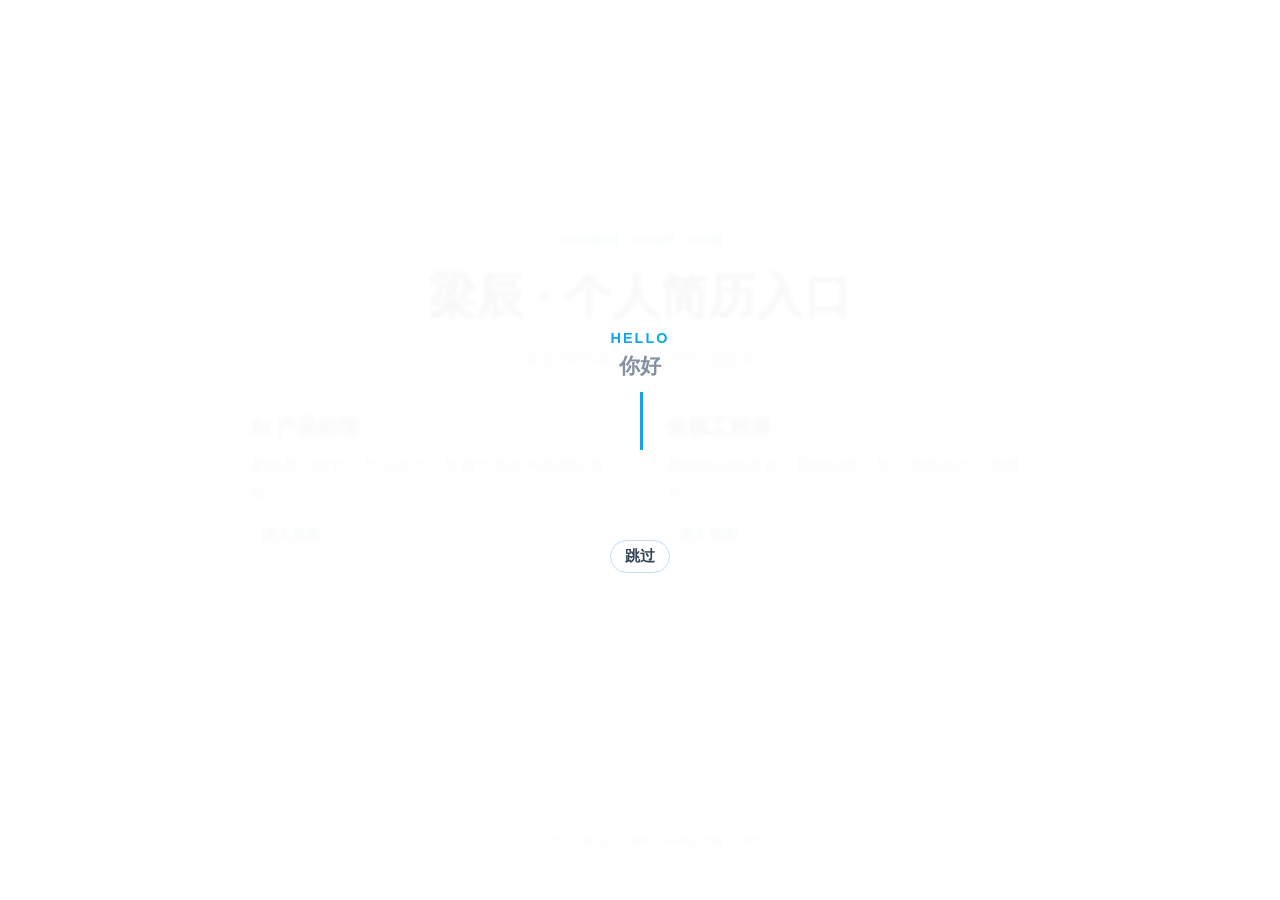
<file: index.html>
﻿<!DOCTYPE html>
<html lang="zh-CN">
  <head>
    <meta charset="UTF-8" />
    <meta name="viewport" content="width=device-width, initial-scale=1.0" />
    <meta
      name="description"
      content="梁辰个人简历入口页：选择 AI 产品经理或全栈工程师方向。"
    />
    <title>梁辰 | 职业方向选择</title>
    <link rel="stylesheet" href="styles.css" />
  </head>
  <body class="entry-page">
    <div class="ambient ambient-a" aria-hidden="true"></div>
    <div class="ambient ambient-b" aria-hidden="true"></div>
    <div class="ambient ambient-c" aria-hidden="true"></div>

    <section class="entry-intro" id="entry-intro" aria-label="开场对话">
      <div class="entry-intro-inner">
        <p class="entry-intro-kicker">HELLO</p>
        <div class="entry-intro-stream" id="entry-intro-stream" aria-live="polite">
          <div class="entry-intro-history" id="entry-intro-history"></div>
          <p class="entry-intro-text" id="entry-intro-text"></p>
        </div>
        <button class="entry-intro-skip" id="entry-intro-skip" type="button">跳过</button>
      </div>
    </section>

    <main class="entry-shell container">
      <section class="entry-hero card" aria-label="职业入口">
        <p class="kicker">CHOOSE YOUR VIEW</p>
        <h1>梁辰 · 个人简历入口</h1>
        <p class="entry-subtitle">请选择你希望查看的职业版本</p>

        <div class="entry-grid">
          <a class="entry-card" href="ai-pm.html" aria-label="进入 AI 产品经理页面">
            <h2>AI 产品经理</h2>
            <p>聚焦用户研究、产品设计、AI 能力规划与跨团队落地。</p>
            <span class="entry-link">进入页面</span>
          </a>

          <a class="entry-card" href="fullstack.html" aria-label="进入全栈工程师页面">
            <h2>全栈工程师</h2>
            <p>聚焦前后端开发、系统实现、AI 工程集成与上线交付。</p>
            <span class="entry-link">进入页面</span>
          </a>
        </div>
      </section>
    </main>

    <footer class="site-footer">
      <p>© 2026 Liang Chen · Resume Entry</p>
    </footer>

    <script src="script.js"></script>
  </body>
</html>
</file>
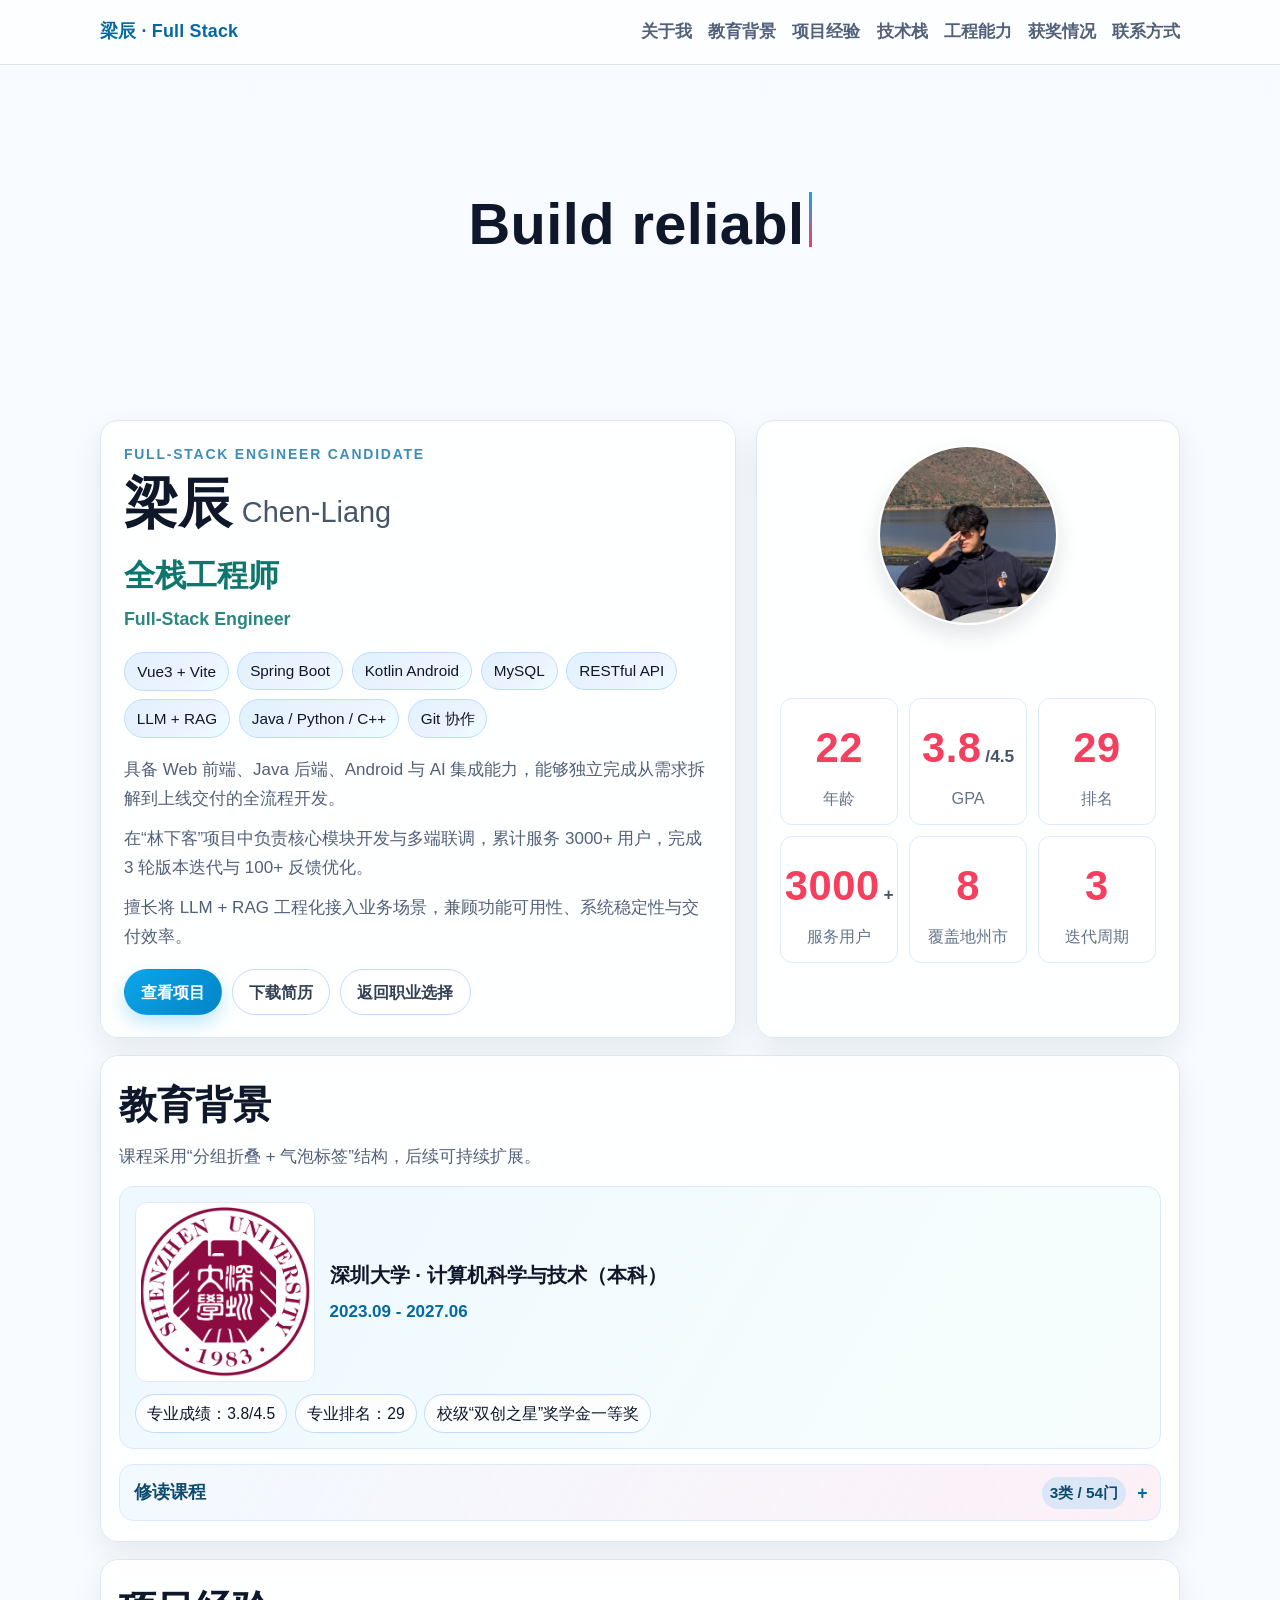
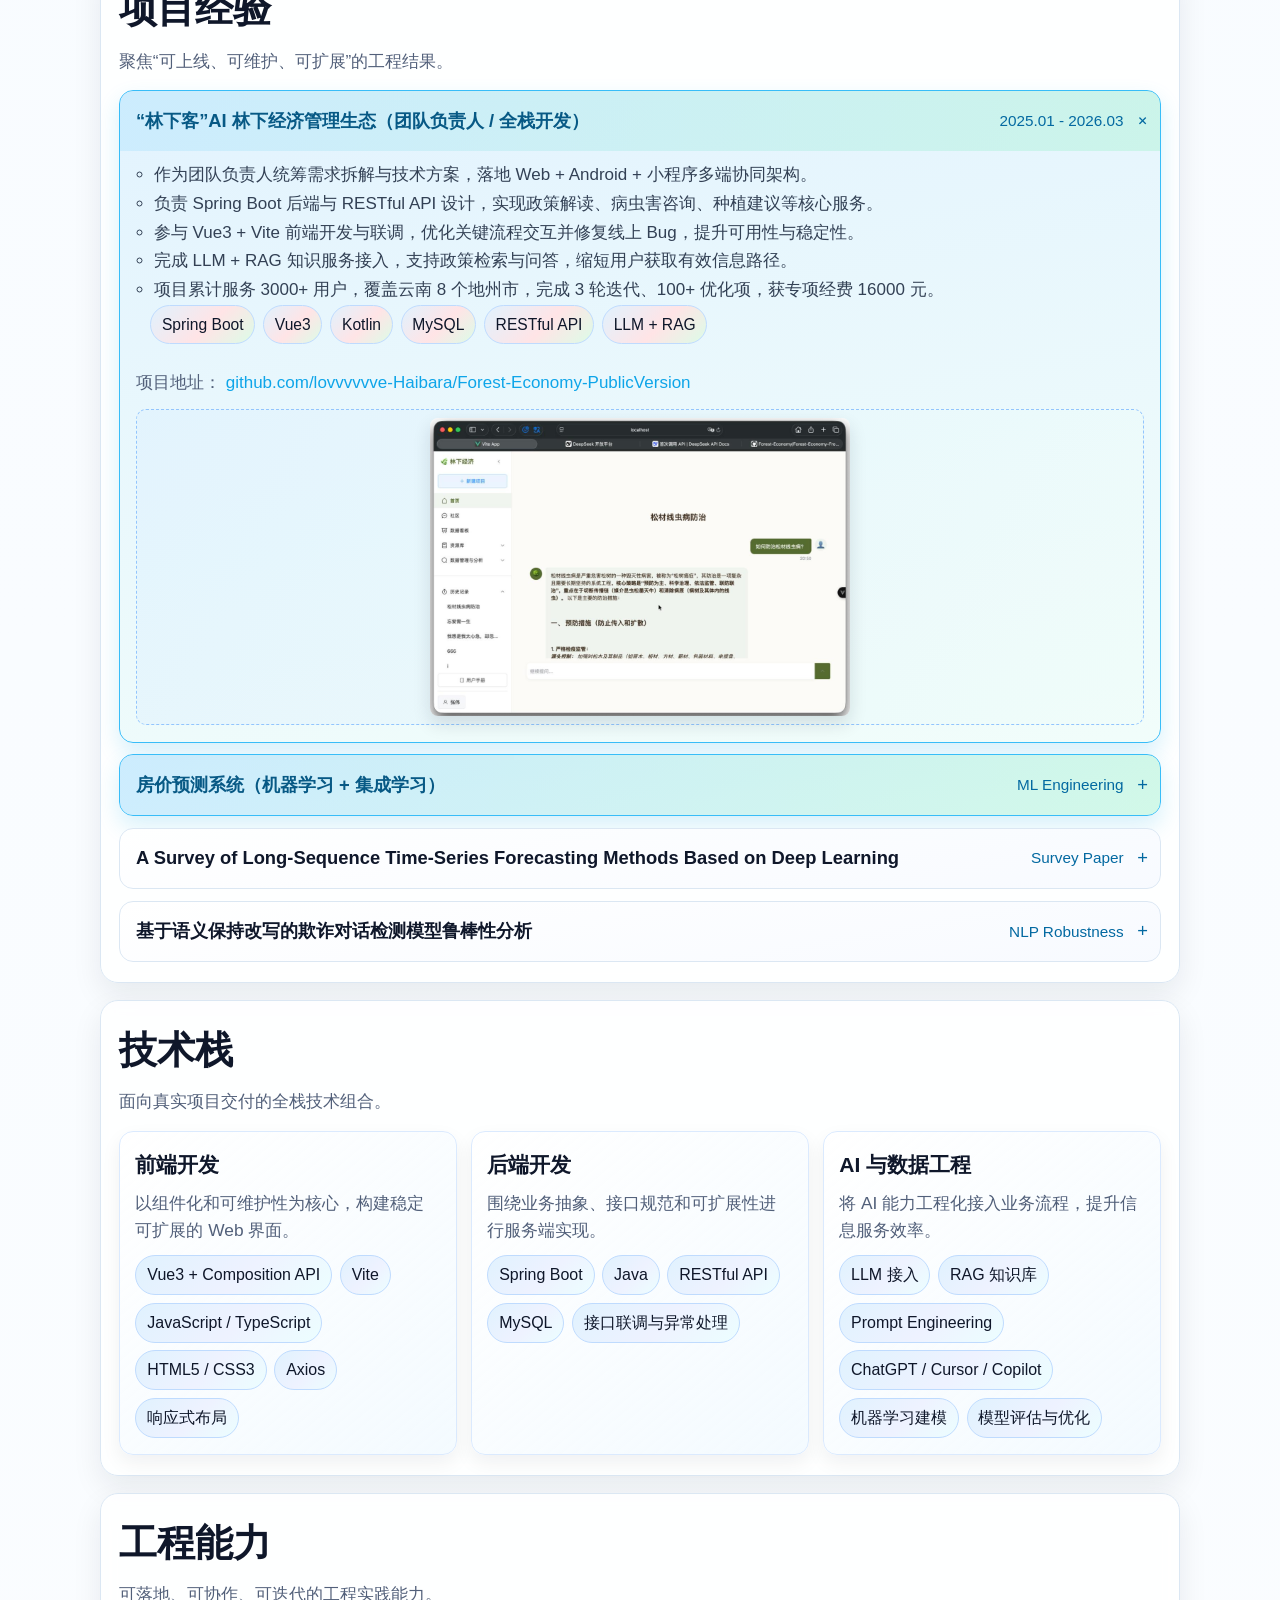
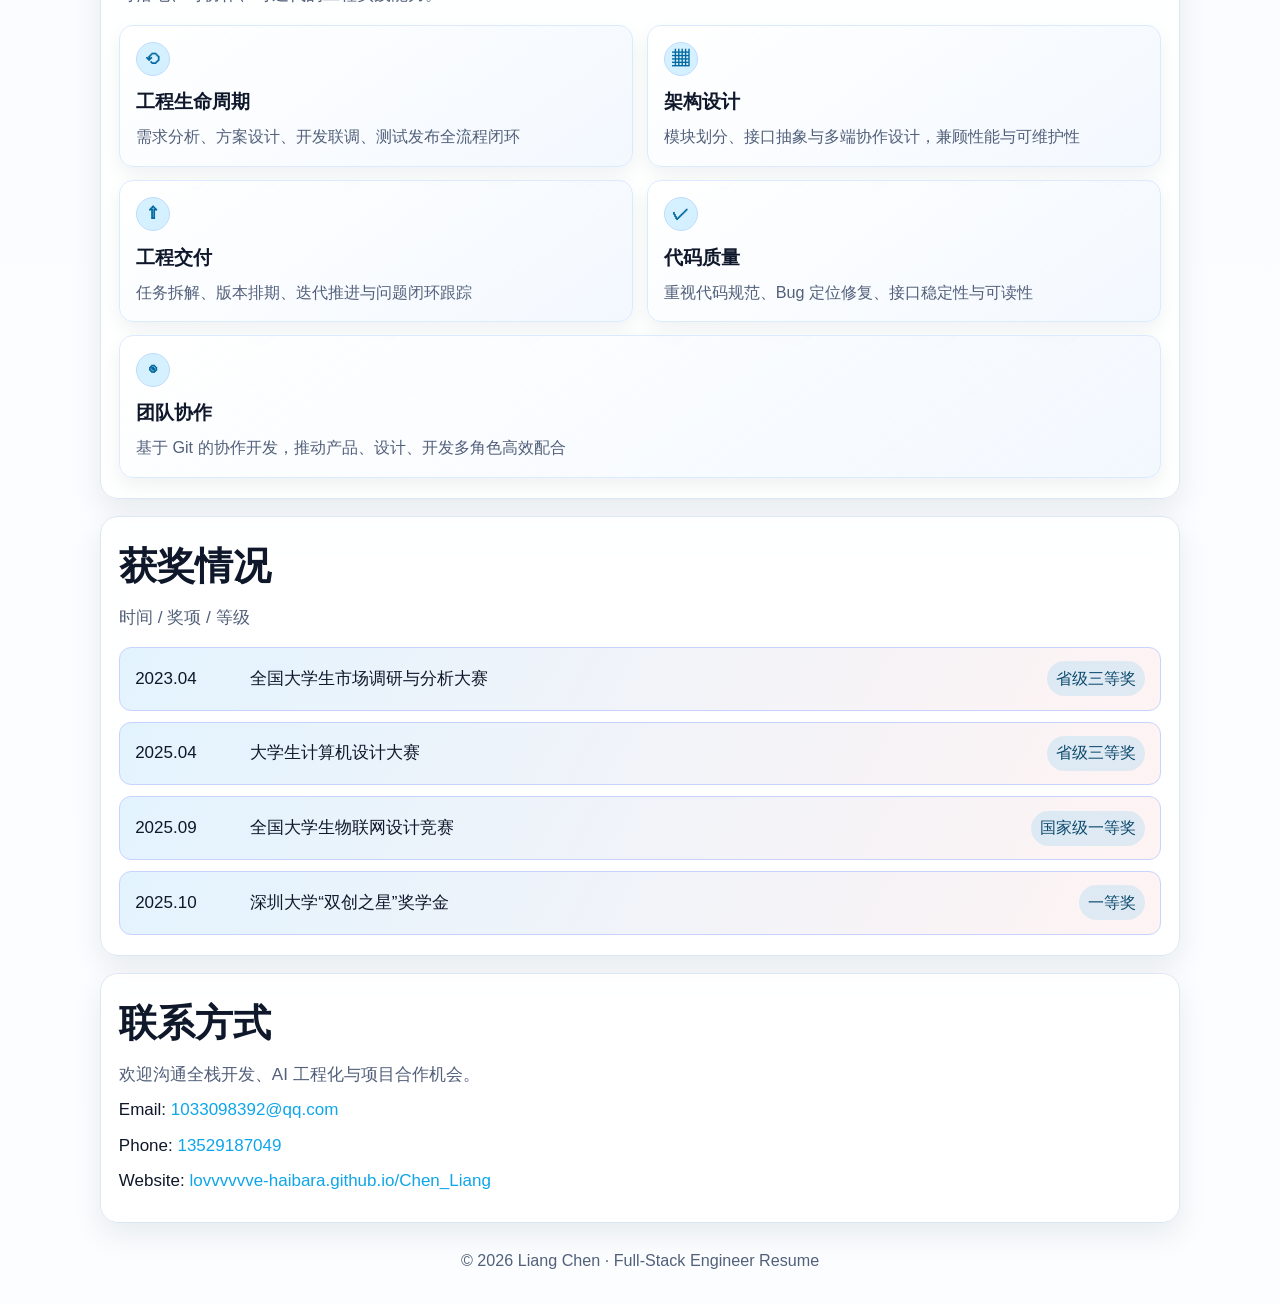
<file: fullstack.html>
﻿<!DOCTYPE html>
<html lang="zh-CN">
  <head>
    <meta charset="UTF-8" />
    <meta name="viewport" content="width=device-width, initial-scale=1.0" />
    <meta
      name="description"
      content="梁辰全栈工程师简历：聚焦 Web 全栈开发、AI 系统集成与工程落地。"
    />
    <title>梁辰 | 全栈工程师简历</title>
    <link rel="stylesheet" href="styles.css" />
  </head>
  <body>
    <div class="ambient ambient-a" aria-hidden="true"></div>
    <div class="ambient ambient-b" aria-hidden="true"></div>
    <div class="ambient ambient-c" aria-hidden="true"></div>

    <header class="site-header" id="home">
      <nav class="navbar container" aria-label="主导航">
        <a class="brand" href="#about">梁辰 · Full Stack</a>
        <ul class="nav-links">
          <li><a href="#about">关于我</a></li>
          <li><a href="#education">教育背景</a></li>
          <li><a href="#experience">项目经验</a></li>
          <li><a href="#skills">技术栈</a></li>
          <li><a href="#engineering">工程能力</a></li>
          <li><a href="#awards">获奖情况</a></li>
          <li><a href="#contact">联系方式</a></li>
        </ul>
      </nav>
    </header>

    <section class="motto-bar" aria-label="工程宣言">
      <p
        class="motto-typewriter"
        data-texts="Build reliable systems, ship measurable value.|从需求到上线，端到端负责。|全栈 + AI，让业务问题可落地。"
      ></p>
    </section>

    <main class="container">
      <section class="hero" id="about">
        <div class="hero-main card">
          <p class="kicker hero-identity">FULL-STACK ENGINEER CANDIDATE</p>

          <h1 class="hero-name">
            <span class="name-cn">梁辰</span>
            <span class="name-en">Chen-Liang</span>
          </h1>

          <div class="hero-position" aria-label="职业定位">
            <span>全栈工程师</span>
            <span>Full-Stack Engineer</span>
          </div>

          <div class="hero-skill-tags" aria-label="核心技术标签">
            <span class="hero-chip">Vue3 + Vite</span>
            <span class="hero-chip">Spring Boot</span>
            <span class="hero-chip">Kotlin Android</span>
            <span class="hero-chip">MySQL</span>
            <span class="hero-chip">RESTful API</span>
            <span class="hero-chip">LLM + RAG</span>
            <span class="hero-chip">Java / Python / C++</span>
            <span class="hero-chip">Git 协作</span>
          </div>

          <ul class="hero-summary-list">
            <li>具备 Web 前端、Java 后端、Android 与 AI 集成能力，能够独立完成从需求拆解到上线交付的全流程开发。</li>
            <li>在“林下客”项目中负责核心模块开发与多端联调，累计服务 3000+ 用户，完成 3 轮版本迭代与 100+ 反馈优化。</li>
            <li>擅长将 LLM + RAG 工程化接入业务场景，兼顾功能可用性、系统稳定性与交付效率。</li>
          </ul>

          <div class="hero-actions">
            <a class="btn btn-primary" href="#experience">查看项目</a>
            <a class="btn btn-secondary" href="document/梁辰简历(全栈开发).pdf" download>下载简历</a>
            <a class="btn btn-secondary" href="index.html">返回职业选择</a>
          </div>
        </div>

        <aside class="hero-side hero-profile-card card" aria-label="个人摘要卡">
          <div class="avatar-wrap">
            <img class="avatar" src="images/Chen_Liang.jpg" alt="梁辰头像" />
          </div>

                    <div class="stat-grid" aria-label="核心数据">
            <article class="stat-item">
              <strong class="stat-value" data-value="22" data-decimals="0">
                <span class="stat-main">22</span>
              </strong>
              <span>年龄</span>
            </article>
            <article class="stat-item">
              <strong class="stat-value" data-value="3.8" data-decimals="1">
                <span class="stat-main">3.8</span>
                <span class="stat-suffix">/4.5</span>
              </strong>
              <span>GPA</span>
            </article>
            <article class="stat-item">
              <strong class="stat-value" data-value="29" data-decimals="0">
                <span class="stat-main">29</span>
              </strong>
              <span>排名</span>
            </article>
            <article class="stat-item">
              <strong class="stat-value" data-value="3000" data-decimals="0">
                <span class="stat-main">3000</span>
                <span class="stat-suffix">+</span>
              </strong>
              <span>服务用户</span>
            </article>
            <article class="stat-item">
              <strong class="stat-value" data-value="8" data-decimals="0">
                <span class="stat-main">8</span>
              </strong>
              <span>覆盖地州市</span>
            </article>
            <article class="stat-item">
              <strong class="stat-value" data-value="3" data-decimals="0">
                <span class="stat-main">3</span>
              </strong>
              <span>迭代周期</span>
            </article>
          </div>
        </aside>
      </section>

      <section class="section card" id="education">
        <div class="section-head">
          <h2>教育背景</h2>
          <p>课程采用“分组折叠 + 气泡标签”结构，后续可持续扩展。</p>
        </div>

        <article class="edu-overview">
          <div class="edu-school">
            <img class="edu-logo" src="images/SZU_logo.png" alt="深圳大学校徽" />
            <div>
              <h3>深圳大学 · 计算机科学与技术（本科）</h3>
              <p>2023.09 - 2027.06</p>
            </div>
          </div>
          <div class="edu-meta">
            <span>专业成绩：3.8/4.5</span>
            <span>专业排名：29</span>
            <span>校级“双创之星”奖学金一等奖</span>
          </div>
        </article>

        <div class="course-matrix">
          <details class="course-group">
            <summary><span>修读课程</span><span class="count">3类 / 54门</span></summary>
            <div class="course-clusters">
              <details class="course-cluster">
                <summary>
                  <h4>计算机与AI核心课程（30）</h4>
                  <span class="count">30门</span>
                </summary>
                <div class="tag-cloud">
                  <span class="course-chip"><b>数据结构</b><em>Core</em></span>
                  <span class="course-chip"><b>算法设计与分析</b><em>Core</em></span>
                  <span class="course-chip"><b>数据库系统</b><em>Core</em></span>
                  <span class="course-chip"><b>计算机网络</b><em>Core</em></span>
                  <span class="course-chip"><b>计算机系统（1）-组成概论</b><em>Core</em></span>
                  <span class="course-chip"><b>计算机系统（2）</b><em>Core</em></span>
                  <span class="course-chip"><b>计算机系统（3）</b><em>Core</em></span>
                  <span class="course-chip"><b>程序设计基础</b><em>Core</em></span>
                  <span class="course-chip"><b>Java程序设计</b><em>Core</em></span>
                  <span class="course-chip"><b>程序设计综合实训</b><em>Core</em></span>
                  <span class="course-chip"><b>软件工程</b><em>Core</em></span>
                  <span class="course-chip"><b>数字电路</b><em>Core</em></span>
                  <span class="course-chip"><b>计算机图形学</b><em>Core</em></span>
                  <span class="course-chip"><b>计算机视觉</b><em>Core</em></span>
                  <span class="course-chip"><b>自然语言处理</b><em>Core</em></span>
                  <span class="course-chip"><b>基于Web的编程</b><em>Core</em></span>
                  <span class="course-chip"><b>Web开发及人机交互导论</b><em>Core</em></span>
                  <span class="course-chip"><b>数据科学导论</b><em>Core</em></span>
                  <span class="course-chip"><b>计算机类专业导论</b><em>Core</em></span>
                  <span class="course-chip"><b>计算机伦理</b><em>Core</em></span>
                  <span class="course-chip"><b>高等数学C（1）</b><em>Math</em></span>
                  <span class="course-chip"><b>高等数学C（2）</b><em>Math</em></span>
                  <span class="course-chip"><b>高等数学A（1）</b><em>Math</em></span>
                  <span class="course-chip"><b>线性代数</b><em>Math</em></span>
                  <span class="course-chip"><b>概率论与数理统计</b><em>Math</em></span>
                  <span class="course-chip"><b>离散数学</b><em>Math</em></span>
                  <span class="course-chip"><b>专业英语</b><em>ENG</em></span>
                  <span class="course-chip"><b>学术英语写作基础</b><em>ENG</em></span>
                  <span class="course-chip"><b>大学英语（1）</b><em>ENG</em></span>
                  <span class="course-chip"><b>大学英语（2）</b><em>ENG</em></span>
                </div>
              </details>

              <details class="course-cluster">
                <summary>
                  <h4>产品与商业洞察课程（5）</h4>
                  <span class="count">5门</span>
                </summary>
                <div class="tag-cloud">
                  <span class="course-chip"><b>管理学原理</b><em>Biz</em></span>
                  <span class="course-chip"><b>微观经济学</b><em>Biz</em></span>
                  <span class="course-chip"><b>商业伦理与社会责任</b><em>Biz</em></span>
                  <span class="course-chip"><b>质性研究方法</b><em>Research</em></span>
                  <span class="course-chip"><b>创新思维</b><em>Product</em></span>
                </div>
              </details>

              <details class="course-cluster">
                <summary>
                  <h4>其他课程（19）</h4>
                  <span class="count">19门</span>
                </summary>
                <div class="tag-cloud">
                  <span class="course-chip"><b>中国近现代史纲要</b><em>Humanities</em></span>
                  <span class="course-chip"><b>思想道德与法治</b><em>Humanities</em></span>
                  <span class="course-chip"><b>毛泽东思想和中国特色社会主义理论体系概论</b><em>Humanities</em></span>
                  <span class="course-chip"><b>改革开放与深圳特区实践</b><em>Humanities</em></span>
                  <span class="course-chip"><b>习近平新时代中国特色社会主义思想概论</b><em>Humanities</em></span>
                  <span class="course-chip"><b>形势与政策</b><em>Humanities</em></span>
                  <span class="course-chip"><b>大学生心理健康</b><em>General</em></span>
                  <span class="course-chip"><b>大学生国家安全教育</b><em>General</em></span>
                  <span class="course-chip"><b>军事理论</b><em>General</em></span>
                  <span class="course-chip"><b>大学计算机</b><em>General</em></span>
                  <span class="course-chip"><b>定向越野俱乐部</b><em>Sports</em></span>
                  <span class="course-chip"><b>男子篮球俱乐部</b><em>Sports</em></span>
                  <span class="course-chip"><b>排球俱乐部</b><em>Sports</em></span>
                  <span class="course-chip"><b>壁球俱乐部</b><em>Sports</em></span>
                  <span class="course-chip"><b>面向未来的创新创业概论</b><em>Practice</em></span>
                  <span class="course-chip"><b>区块链行业与创新创业对接范式</b><em>Practice</em></span>
                  <span class="course-chip"><b>大数据行业与创新创业对接范式</b><em>Practice</em></span>
                  <span class="course-chip"><b>大学生劳动教育</b><em>Practice</em></span>
                  <span class="course-chip"><b>军事技能</b><em>Practice</em></span>
                </div>
              </details>
            </div>
          </details>
        </div>
      </section>

      <section class="section card" id="experience">
        <div class="section-head">
          <h2>项目经验</h2>
          <p>聚焦“可上线、可维护、可扩展”的工程结果。</p>
        </div>

        <ul class="project-list">
          <li>
            <details class="project-item is-highlight-stack" open>
              <summary>
                <span class="title">“林下客”AI 林下经济管理生态（团队负责人 / 全栈开发）</span>
                <span class="meta">2025.01 - 2026.03</span>
              </summary>
              <div class="project-body">
                <div class="project-inner">
                  <ul>
                    <li>作为团队负责人统筹需求拆解与技术方案，落地 Web + Android + 小程序多端协同架构。</li>
                    <li>负责 Spring Boot 后端与 RESTful API 设计，实现政策解读、病虫害咨询、种植建议等核心服务。</li>
                    <li>参与 Vue3 + Vite 前端开发与联调，优化关键流程交互并修复线上 Bug，提升可用性与稳定性。</li>
                    <li>完成 LLM + RAG 知识服务接入，支持政策检索与问答，缩短用户获取有效信息路径。</li>
                    <li>项目累计服务 3000+ 用户，覆盖云南 8 个地州市，完成 3 轮迭代、100+ 优化项，获专项经费 16000 元。</li>
                  </ul>
                  <div class="tag-cloud">
                    <span class="keyword-bubble">Spring Boot</span>
                    <span class="keyword-bubble">Vue3</span>
                    <span class="keyword-bubble">Kotlin</span>
                    <span class="keyword-bubble">MySQL</span>
                    <span class="keyword-bubble">RESTful API</span>
                    <span class="keyword-bubble">LLM + RAG</span>
                  </div>
                  <p>
                    项目地址：
                    <a href="https://github.com/lovvvvvve-Haibara/Forest-Economy-PublicVersion.git" target="_blank" rel="noopener noreferrer">
                      github.com/lovvvvvve-Haibara/Forest-Economy-PublicVersion
                    </a>
                  </p>
                  <div class="project-media-slot">
                    <img src="images/forest_example.png" alt="林下客平台" />
                  </div>
                </div>
              </div>
            </details>
          </li>

          <li>
            <details class="project-item is-highlight-stack">
              <summary>
                <span class="title">房价预测系统（机器学习 + 集成学习）</span>
                <span class="meta">ML Engineering</span>
              </summary>
              <div class="project-body">
                <div class="project-inner">
                  <ul>
                    <li>完成数据清洗、特征工程、模型训练与评估管道，形成可复现实验流程。</li>
                    <li>对比 Lasso、ElasticNet、GBM、XGBoost、LightGBM 等模型并进行 K-Fold 评估。</li>
                    <li>通过 Stacking Ensemble 提升预测稳定性与精度，输出可解释的工程报告。</li>
                  </ul>
                  <div class="tag-cloud">
                    <span class="keyword-bubble">Python</span>
                    <span class="keyword-bubble">Scikit-learn</span>
                    <span class="keyword-bubble">XGBoost</span>
                    <span class="keyword-bubble">LightGBM</span>
                    <span class="keyword-bubble">Feature Engineering</span>
                  </div>
                  <p>
                    项目地址：
                    <a href="https://www.kaggle.com/code/jonasexcepy/fork-v3-6-2385b9" target="_blank" rel="noopener noreferrer">
                      kaggle.com/code/jonasexcepy/fork-v3-6-2385b9
                    </a>
                  </p>
                </div>
              </div>
            </details>
          </li>
          <li>
            <details class="project-item">
              <summary>
                <span class="title">A Survey of Long-Sequence Time-Series Forecasting Methods Based on Deep Learning</span>
                <span class="meta">Survey Paper</span>
              </summary>
              <div class="project-body">
                <div class="project-inner">
                  <ul>
                    <li>围绕长序列时间预测场景，系统梳理注意力机制、多尺度建模与图结构建模方法。</li>
                    <li>对比主流深度学习路线在长依赖建模、非平稳序列处理与误差累积方面的优劣。</li>
                    <li>总结基础模型与不确定性量化等方向，形成可用于后续工程选型的调研框架。</li>
                  </ul>
                  <div class="tag-cloud">
                    <span class="keyword-bubble">LSTF</span>
                    <span class="keyword-bubble">Deep Learning</span>
                    <span class="keyword-bubble">Transformers</span>
                    <span class="keyword-bubble">Graph Neural Networks</span>
                    <span class="keyword-bubble">Foundation Models</span>
                  </div>
                  <p>
                    文档：
                    <a href="document/Survey%20of%20long%20sequence%20time-series%20forecasting%20by%20deep%20learning.pdf" target="_blank" rel="noopener noreferrer">
                      Survey of long sequence time-series forecasting by deep learning.pdf
                    </a>
                  </p>
                </div>
              </div>
            </details>
          </li>

          <li>
            <details class="project-item">
              <summary>
                <span class="title">基于语义保持改写的欺诈对话检测模型鲁棒性分析</span>
                <span class="meta">NLP Robustness</span>
              </summary>
              <div class="project-body">
                <div class="project-inner">
                  <ul>
                    <li>基于语义保持改写构建对抗样本，评估欺诈对话检测模型在表达变化下的稳定性。</li>
                    <li>引入 ABP 框架进行同义词替换与扰动策略设计，对比原始集和改写集性能差异。</li>
                    <li>沉淀鲁棒性评估流程，为文本分类模型上线前的风险验证提供工程参考。</li>
                  </ul>
                  <div class="tag-cloud">
                    <span class="keyword-bubble">NLP</span>
                    <span class="keyword-bubble">Adversarial Attack</span>
                    <span class="keyword-bubble">Robustness Testing</span>
                    <span class="keyword-bubble">Text Classification</span>
                    <span class="keyword-bubble">Semantic-preserving Rewrite</span>
                  </div>
                  <p>
                    文档：
                    <a href="document/面向欺诈对话检测的查询高效黑盒对抗改写.pdf" target="_blank" rel="noopener noreferrer">
                      面向欺诈对话检测的查询高效黑盒对抗改写.pdf
                    </a>
                  </p>
                </div>
              </div>
            </details>
          </li>
        </ul>
      </section>

      <section class="section card" id="skills">
        <div class="section-head">
          <h2>技术栈</h2>
          <p>面向真实项目交付的全栈技术组合。</p>
        </div>

        <div class="cap-main-grid">
          <article class="cap-card">
            <h3>前端开发</h3>
            <p class="cap-desc">以组件化和可维护性为核心，构建稳定可扩展的 Web 界面。</p>
            <div class="cap-tags">
              <span class="cap-tag">Vue3 + Composition API</span>
              <span class="cap-tag">Vite</span>
              <span class="cap-tag">JavaScript / TypeScript</span>
              <span class="cap-tag">HTML5 / CSS3</span>
              <span class="cap-tag">Axios</span>
              <span class="cap-tag">响应式布局</span>
            </div>
          </article>

          <article class="cap-card">
            <h3>后端开发</h3>
            <p class="cap-desc">围绕业务抽象、接口规范和可扩展性进行服务端实现。</p>
            <div class="cap-tags">
              <span class="cap-tag">Spring Boot</span>
              <span class="cap-tag">Java</span>
              <span class="cap-tag">RESTful API</span>
              <span class="cap-tag">MySQL</span>
              <span class="cap-tag">接口联调与异常处理</span>
            </div>
          </article>

          <article class="cap-card">
            <h3>AI 与数据工程</h3>
            <p class="cap-desc">将 AI 能力工程化接入业务流程，提升信息服务效率。</p>
            <div class="cap-tags">
              <span class="cap-tag">LLM 接入</span>
              <span class="cap-tag">RAG 知识库</span>
              <span class="cap-tag">Prompt Engineering</span>
              <span class="cap-tag">ChatGPT / Cursor / Copilot</span>
              <span class="cap-tag">机器学习建模</span>
              <span class="cap-tag">模型评估与优化</span>
            </div>
          </article>
        </div>
      </section>

      <section class="section card" id="engineering">
        <div class="section-head">
          <h2>工程能力</h2>
          <p>可落地、可协作、可迭代的工程实践能力。</p>
        </div>

        <div class="eng-grid" aria-label="工程能力模块">
          <article class="eng-card">
            <span class="eng-icon" aria-hidden="true">⟲</span>
            <h3>工程生命周期</h3>
            <p>需求分析、方案设计、开发联调、测试发布全流程闭环</p>
          </article>

          <article class="eng-card">
            <span class="eng-icon" aria-hidden="true">▦</span>
            <h3>架构设计</h3>
            <p>模块划分、接口抽象与多端协作设计，兼顾性能与可维护性</p>
          </article>

          <article class="eng-card">
            <span class="eng-icon" aria-hidden="true">⇧</span>
            <h3>工程交付</h3>
            <p>任务拆解、版本排期、迭代推进与问题闭环跟踪</p>
          </article>

          <article class="eng-card">
            <span class="eng-icon" aria-hidden="true">✓</span>
            <h3>代码质量</h3>
            <p>重视代码规范、Bug 定位修复、接口稳定性与可读性</p>
          </article>

          <article class="eng-card is-wide">
            <span class="eng-icon" aria-hidden="true">◉</span>
            <h3>团队协作</h3>
            <p>基于 Git 的协作开发，推动产品、设计、开发多角色高效配合</p>
          </article>
        </div>
      </section>

      <section class="section card" id="awards">
        <div class="section-head">
          <h2>获奖情况</h2>
          <p>时间 / 奖项 / 等级</p>
        </div>
        <ul class="awards-list">
          <li class="award-item">
            <span class="award-time">2023.04</span>
            <span class="award-name">全国大学生市场调研与分析大赛</span>
            <span class="award-level">省级三等奖</span>
          </li>
          <li class="award-item">
            <span class="award-time">2025.04</span>
            <span class="award-name">大学生计算机设计大赛</span>
            <span class="award-level">省级三等奖</span>
          </li>
          <li class="award-item">
            <span class="award-time">2025.09</span>
            <span class="award-name">全国大学生物联网设计竞赛</span>
            <span class="award-level">国家级一等奖</span>
          </li>
          <li class="award-item">
            <span class="award-time">2025.10</span>
            <span class="award-name">深圳大学“双创之星”奖学金</span>
            <span class="award-level">一等奖</span>
          </li>
        </ul>
      </section>
      <section class="section card contact" id="contact">
        <div class="section-head">
          <h2>联系方式</h2>
          <p>欢迎沟通全栈开发、AI 工程化与项目合作机会。</p>
        </div>
        <p>Email: <a href="mailto:1033098392@qq.com">1033098392@qq.com</a></p>
        <p>Phone: <a href="tel:13529187049">13529187049</a></p>
        <p>Website: <a href="https://lovvvvvve-haibara.github.io/Chen_Liang/" target="_blank" rel="noopener noreferrer">lovvvvvve-haibara.github.io/Chen_Liang</a></p>
      </section>
    </main>

    <footer class="site-footer">
      <p>© 2026 Liang Chen · Full-Stack Engineer Resume</p>
    </footer>
    <script src="script.js"></script>
  </body>
</html>
</file>
<file: styles.css>
﻿:root {
  --bg: #fbfdff;
  --text: #0f172a;
  --muted: #52607a;
  --primary: #0ea5e9;
  --accent: #f43f5e;
  --emerald: #10b981;
  --violet: #6366f1;
  --border: #dbe7f3;
  --card: rgba(255, 255, 255, 0.82);
  --shadow: 0 12px 30px rgba(15, 23, 42, 0.08);
  --photo-size: clamp(140px, 18vw, 180px);
}

* {
  box-sizing: border-box;
}

html,
body {
  margin: 0;
  padding: 0;
  overflow-x: hidden;
  font-family: "Poppins", "Noto Sans SC", "Segoe UI", Roboto, Arial, sans-serif;
  font-size: 17px;
  line-height: 1.65;
  color: var(--text);
  background: linear-gradient(180deg, #f7fbff 0%, var(--bg) 100%);
}
#particleCanvas {
  position: fixed;
  inset: 0;
  z-index: -2;
  display: block;
  width: 100%;
  height: 100%;
  pointer-events: none;
}
a {
  color: var(--primary);
  text-decoration: none;
}

a:hover,
a:focus-visible {
  color: #be123c;
}

.ambient {
  position: fixed;
  border-radius: 50%;
  filter: blur(18px);
  z-index: -1;
  pointer-events: none;
  opacity: 0.26;
  animation: drift 16s ease-in-out infinite;
}

.ambient-a {
  width: 280px;
  height: 280px;
  top: -70px;
  left: -50px;
  background: radial-gradient(circle, #7dd3fc, transparent 66%);
}

.ambient-b {
  width: 300px;
  height: 300px;
  right: -90px;
  top: 140px;
  background: radial-gradient(circle, #f9a8d4, transparent 68%);
  animation-delay: 2s;
}

.ambient-c {
  width: 260px;
  height: 260px;
  left: 30%;
  bottom: -110px;
  background: radial-gradient(circle, #86efac, transparent 68%);
  animation-delay: 4s;
}

.container {
  width: min(1080px, 92%);
  margin: 0 auto;
}

.motto-bar {
  width: min(1080px, 92%);
  margin: 0.7rem auto 0.85rem;
  padding: 2rem 1rem;
  min-height: 300px;
  display: grid;
  place-items: center;
  text-align: center;

}

.motto-typewriter {
  margin: 0;
  font-size: clamp(1.9rem, 5.2vw, 3.4rem);
  font-weight: 700;
  color: #0f172a;
  letter-spacing: 0.4px;
  line-height: 1.26;
  min-height: 1.35em;
}

.motto-typewriter::after {
  content: "";
  display: inline-block;
  width: 3px;
  height: 0.95em;
  margin-left: 0.24rem;
  background: linear-gradient(180deg, #0ea5e9, #f43f5e);
  vertical-align: -3px;
  animation: caret-blink 0.88s steps(1, end) infinite;
}

.site-header {
  position: sticky;
  top: 0;
  z-index: 20;
  backdrop-filter: blur(10px);
  background: rgba(255, 255, 255, 0.72);
  border-bottom: 1px solid rgba(203, 213, 225, 0.7);
}

.navbar {
  min-height: 64px;
  display: flex;
  align-items: center;
  justify-content: space-between;
  gap: 1rem;
}

.brand {
  color: #0369a1;
  font-weight: 800;
  font-size: 1.05rem;
  letter-spacing: 0.2px;
}

.nav-links {
  margin: 0;
  padding: 0;
  list-style: none;
  display: flex;
  gap: 0.95rem;
  flex-wrap: wrap;
}

.nav-links a {
  color: var(--muted);
  font-weight: 600;
  font-size: 0.98rem;
  position: relative;
}

.nav-links a::after {
  content: "";
  position: absolute;
  left: 0;
  bottom: -4px;
  width: 100%;
  height: 2px;
  background: linear-gradient(120deg, var(--primary), var(--accent), var(--emerald));
  transform: scaleX(0);
  transition: transform 0.25s ease;
}

.nav-links a:hover::after,
.nav-links a:focus-visible::after {
  transform: scaleX(1);
}

main {
  padding-top: 1.2rem;
}

.card {
  background: var(--card);
  border: 1px solid var(--border);
  box-shadow: var(--shadow);
  border-radius: 18px;
  backdrop-filter: blur(8px);
}

.section {
  margin-top: 1rem;
  padding: 1rem 1.05rem 1.2rem;
  opacity: 0;
  transform: translateY(18px);
  animation: reveal 0.65s ease forwards;
}

main .section:nth-of-type(2) { animation-delay: 0.08s; }
main .section:nth-of-type(3) { animation-delay: 0.16s; }
main .section:nth-of-type(4) { animation-delay: 0.24s; }
main .section:nth-of-type(5) { animation-delay: 0.32s; }
main .section:nth-of-type(6) { animation-delay: 0.4s; }

.section-head h2 {
  margin: 0;
  font-size: clamp(1.8rem, 3.2vw, 2.25rem);
}

.section-head p {
  margin: 0.35rem 0 0;
  font-size: 1.02rem;
  color: var(--muted);
}

.kicker {
  margin: 0 0 0.35rem;
  color: #0369a1;
  font-size: 0.82rem;
  letter-spacing: 1.8px;
  font-weight: 700;
}

.hero {
  display: grid;
  grid-template-columns: 1.32fr 0.88fr;
  gap: 1.2rem;
  margin-top: 0.5rem;
  align-items: stretch;
}

.hero-main,
.hero-side {
  padding: 1.3rem 1.35rem;
}

.hero-main {
  animation: hero-fade-up 0.55s ease both;
}

.hero-identity {
  opacity: 0.76;
}

.hero-name {
  margin: 0;
  display: flex;
  align-items: baseline;
  gap: 0.58rem;
  line-height: 1.16;
}

.hero-name .name-cn {
  font-size: clamp(2.3rem, 5vw, 3.2rem);
  font-weight: 800;
  color: #0f172a;
}

.hero-name .name-en {
  font-size: clamp(1.25rem, 2.3vw, 1.7rem);
  font-weight: 500;
  color: #475569;
}

.hero-position {
  margin-top: 0.85rem;
  display: grid;
  gap: 0.2rem;
}

.hero-position span:first-child {
  font-size: clamp(1.35rem, 2.6vw, 1.85rem);
  font-weight: 800;
  color: #0f766e;
}

.hero-position span:last-child {
  font-size: 1.05rem;
  font-weight: 600;
  color: #0f766e;
  opacity: 0.88;
}

.hero-skill-tags {
  margin-top: 1rem;
  max-width: 600px;
  display: flex;
  flex-wrap: wrap;
  gap: 0.52rem;
  animation: hero-fade-up 0.65s ease both;
}

.hero-chip {
  display: inline-block;
  padding: 0.34rem 0.7rem;
  border-radius: 999px;
  border: 1px solid #bfdbfe;
  background: linear-gradient(140deg, #e0f2fe 0%, #eef2ff 60%, #ecfeff 100%);
  color: #0f172a;
  font-size: 0.9rem;
  transition: transform 0.16s ease, border-color 0.16s ease, background 0.16s ease;
}

.hero-chip:hover {
  transform: translateY(-1px);
  border-color: #7dd3fc;
  background: linear-gradient(140deg, #dbeafe 0%, #e0f2fe 60%, #fce7f3 100%);
}

.hero-summary-list {
  margin: 1rem 0 0;
  padding: 0;
  list-style: none;
  max-width: 600px;
  display: grid;
  gap: 0.62rem;
}

.hero-summary-list li {
  color: var(--muted);
  font-size: 1rem;
  line-height: 1.72;
}

.hero-actions {
  margin-top: 1.05rem;
  display: flex;
  flex-wrap: wrap;
  gap: 0.58rem;
}

.btn {
  display: inline-flex;
  align-items: center;
  justify-content: center;
  padding: 0.5rem 0.95rem;
  border-radius: 999px;
  border: 1px solid transparent;
  font-size: 0.95rem;
  font-weight: 600;
  transition: transform 0.16s ease, box-shadow 0.16s ease, background 0.16s ease, color 0.16s ease;
}

.btn:hover {
  transform: translateY(-1px);
}

.btn-primary {
  background: linear-gradient(135deg, #0ea5e9, #0284c7);
  color: #fff;
  box-shadow: 0 8px 18px rgba(14, 165, 233, 0.26);
}

.btn-primary:hover {
  box-shadow: 0 12px 20px rgba(14, 165, 233, 0.3);
}

.btn-secondary {
  border-color: #bfdbfe;
  background: rgba(255, 255, 255, 0.85);
  color: #334155;
}

.btn-secondary:hover {
  border-color: #93c5fd;
  background: #f8fbff;
}

.hero-profile-card {
  animation: hero-fade-up 0.72s ease both;
  display: flex;
  flex-direction: column;
  justify-content: space-between;
  gap: 1.25rem;
  height: 100%;
}

.avatar-wrap {
  display: grid;
  place-items: center;
  margin-top: 0;
  padding-top: 0.1rem;
}

.avatar {
  width: var(--photo-size);
  height: var(--photo-size);
  border-radius: 50%;
  object-fit: cover;
  border: 2px solid #fff;
  box-shadow: 0 10px 22px rgba(15, 23, 42, 0.12);
}

.stat-grid {
  display: grid;
  grid-template-columns: repeat(3, minmax(0, 1fr));
  gap: 0.62rem;
  flex: 1;
  align-content: center;
}

.stat-item {
  min-height: 98px;
  padding: 0.72rem 0.55rem;
  border-radius: 12px;
  border: 1px solid #dbeafe;
  background: rgba(255, 255, 255, 0.88);
  text-align: center;
  display: grid;
  place-content: center;
}

.stat-item strong {
  display: inline-flex;
  align-items: baseline;
  justify-content: center;
  gap: 0.22rem;
  font-weight: 800;
  color: #0f172a;
}

.stat-item .stat-main {
  font-size: clamp(2rem, 3.6vw, 2.45rem);
  color: #f43f5e;
  letter-spacing: 0.6px;
}

.stat-item .stat-suffix {
  font-size: 1.02rem;
  color: #475569;
  font-weight: 600;
}

.stat-item span {
  display: block;
  margin-top: 0.16rem;
  font-size: 0.96rem;
  color: #64748b;
}

.contact-brief {
  border-top: 1px solid #e2e8f0;
  padding-top: 0.9rem;
  margin-top: 0.2rem;
  display: grid;
  gap: 0.52rem;
}

.contact-brief p {
  margin: 0;
  display: flex;
  align-items: center;
  gap: 0.52rem;
  color: #64748b;
  font-size: 1.02rem;
}

.contact-brief .icon {
  width: 1.24rem;
  text-align: center;
}

.contact-brief a {
  color: #334155;
}

.contact-brief a:hover {
  color: #0ea5e9;
}

.edu-overview {
  margin-top: 0.9rem;
  padding: 0.9rem;
  border-radius: 14px;
  border: 1px solid #dbeafe;
  background: linear-gradient(120deg, rgba(224, 242, 254, 0.55), rgba(240, 253, 250, 0.55));
}

.edu-school {
  display: grid;
  grid-template-columns: var(--photo-size) 1fr;
  align-items: center;
  gap: 0.85rem;
}

.edu-logo {
  width: var(--photo-size);
  height: var(--photo-size);
  object-fit: contain;
  border-radius: 12px;
  background: #fff;
  border: 1px solid #dbeafe;
  padding: 0.22rem;
}

.edu-school h3 {
  margin: 0;
  font-size: 1.2rem;
}

.edu-school p {
  margin: 0.3rem 0 0;
  color: #0369a1;
  font-size: 1rem;
  font-weight: 600;
}

.edu-meta {
  margin-top: 0.72rem;
  display: flex;
  flex-wrap: wrap;
  gap: 0.45rem;
}

.edu-meta span {
  padding: 0.32rem 0.66rem;
  border-radius: 999px;
  border: 1px solid #bfdbfe;
  background: rgba(255, 255, 255, 0.8);
  font-size: 0.92rem;
}

.course-matrix {
  margin-top: 0.86rem;
  display: grid;
  gap: 0.7rem;
}

.course-group {
  border: 1px solid #dbeafe;
  border-radius: 14px;
  overflow: hidden;
  background: linear-gradient(120deg, rgba(240, 249, 255, 0.86), rgba(252, 231, 243, 0.62));
}

.course-group > summary {
  cursor: pointer;
  list-style: none;
  padding: 0.68rem 2rem 0.68rem 0.85rem;
  display: flex;
  justify-content: space-between;
  align-items: center;
  font-size: 1.03rem;
  font-weight: 700;
  color: #0c4a6e;
  position: relative;
}

.course-group > summary::-webkit-details-marker {
  display: none;
}

.course-group > summary::after {
  content: "+";
  position: absolute;
  right: 0.75rem;
  top: 50%;
  transform: translateY(-50%);
  color: #0369a1;
  transition: transform 0.24s ease;
}

.course-group[open] > summary::after {
  transform: translateY(-50%) rotate(45deg);
}

.count {
  font-size: 0.9rem;
  border-radius: 999px;
  padding: 0.2rem 0.48rem;
  background: rgba(14, 165, 233, 0.14);
}

.tag-cloud {
  padding: 0 0.85rem 0.8rem;
  display: flex;
  flex-wrap: wrap;
  gap: 0.48rem;
}

.keyword-bubble {
  display: inline-block;
  padding: 0.32rem 0.62rem;
  border-radius: 999px;
  border: 1px solid #bfdbfe;
  background: linear-gradient(135deg, #e0f2fe 0%, #ffe4e6 55%, #dcfce7 100%);
  color: #0f172a;
  font-size: 0.92rem;
}

.course-chip {
  display: inline-flex;
  align-items: center;
  gap: 0.5rem;
  padding: 0.28rem 0.58rem;
  border-radius: 999px;
  border: 1px solid #bfdbfe;
  background: linear-gradient(135deg, #e0f2fe 0%, #fef3c7 52%, #dcfce7 100%);
  font-size: 0.92rem;
}

.course-chip em {
  font-style: normal;
  padding: 0.08rem 0.34rem;
  border-radius: 999px;
  font-size: 0.8rem;
  background: rgba(255, 255, 255, 0.8);
}

.course-clusters {
  padding: 0 0.7rem 0.75rem;
  display: grid;
  gap: 0.65rem;
}

.course-cluster {
  border: 1px solid #dbeafe;
  border-radius: 12px;
  background: rgba(255, 255, 255, 0.72);
  overflow: hidden;
}

.course-cluster > summary {
  cursor: pointer;
  list-style: none;
  display: grid;
  grid-template-columns: 1fr auto;
  align-items: center;
  gap: 0.55rem;
  padding: 0.62rem 2rem 0.62rem 0.75rem;
  position: relative;
}

.course-cluster > summary::-webkit-details-marker {
  display: none;
}

.course-cluster > summary::after {
  content: "+";
  position: absolute;
  right: 0.72rem;
  top: 50%;
  transform: translateY(-50%);
  color: #0369a1;
  transition: transform 0.24s ease;
}

.course-cluster h4 {
  margin: 0;
  color: #0c4a6e;
  font-size: 1.14rem;
}

.course-cluster .count {
  font-size: 0.9rem;
  border-radius: 999px;
  padding: 0.2rem 0.48rem;
  background: rgba(14, 165, 233, 0.14);
}

.course-cluster .tag-cloud {
  padding: 0 0.75rem 0.75rem;
}

.course-cluster[open] > summary {
  background: linear-gradient(90deg, rgba(224, 242, 254, 0.56), rgba(254, 242, 242, 0.46));
}

.course-cluster[open] > summary::after {
  transform: translateY(-50%) rotate(45deg);
}

.project-list {
  margin: 0.9rem 0 0;
  padding: 0;
  list-style: none;
  display: grid;
  gap: 0.7rem;
}

.project-item {
  border: 1px solid #dbe7f3;
  border-radius: 14px;
  background: linear-gradient(170deg, rgba(255, 255, 255, 0.95), rgba(247, 250, 255, 0.95));
  overflow: hidden;
}

.project-item summary {
  cursor: pointer;
  list-style: none;
  padding: 0.85rem 0.95rem;
  display: grid;
  grid-template-columns: 1fr auto;
  gap: 0.6rem;
  align-items: center;
  position: relative;
}

.project-item summary::-webkit-details-marker {
  display: none;
}

.project-item summary::after {
  content: "+";
  position: absolute;
  right: 0.72rem;
  top: 50%;
  transform: translateY(-50%);
  color: #0369a1;
  font-size: 1.08rem;
  transition: transform 0.25s ease;
}

.project-item .title {
  font-weight: 700;
  font-size: 1.08rem;
  padding-right: 1.2rem;
}

.project-item .meta {
  font-size: 0.9rem;
  color: #0369a1;
  padding-right: 1.2rem;
}

.project-item[open] summary {
  background: linear-gradient(90deg, rgba(224, 242, 254, 0.58), rgba(254, 242, 242, 0.52));
}

.project-item[open] summary::after {
  transform: translateY(-50%) rotate(45deg);
}

.project-body {
  display: grid;
  grid-template-rows: 0fr;
  transition: grid-template-rows 0.34s ease;
}

.project-item[open] .project-body {
  grid-template-rows: 1fr;
}

.project-inner {
  overflow: hidden;
  padding: 0 0.95rem 0.95rem;
}

.project-inner p {
  margin: 0.6rem 0 0;
  color: var(--muted);
  font-size: 1rem;
  line-height: 1.72;
}

.project-inner ul {
  margin: 0.6rem 0 0;
  padding-left: 1.05rem;
  color: #334155;
  font-size: 1rem;
  line-height: 1.7;
}

.project-media-slot {
  margin-top: 0.7rem;
  min-height: 96px;
  padding: 0.5rem;
  display: grid;
  place-items: center;
  border-radius: 10px;
  border: 1.5px dashed #93c5fd;
  background: linear-gradient(120deg, rgba(224, 242, 254, 0.64), rgba(240, 253, 250, 0.64));
  color: #0369a1;
  font-size: 0.98rem;
}

.project-media-slot img {
  width: 70%;
  max-width: 420px;
  height: auto;
  object-fit: contain;
  border-radius: 8px;
  box-shadow: 0 8px 18px rgba(15, 23, 42, 0.12);
  justify-self: center;
}

#capability .section-head h2 {
  font-size: clamp(1.8rem, 3.2vw, 2.25rem);
}

.cap-overview {
  margin: 0.92rem 0 0;
  text-align: center;
  font-size: clamp(2.7rem, 5.8vw, 3.7rem);
  font-weight: 800;
  letter-spacing: 0.5px;
  color: #0c4a6e;
}

.cap-main-grid {
  margin-top: 0.9rem;
  display: grid;
  grid-template-columns: repeat(3, minmax(0, 1fr));
  gap: 0.78rem;
}

.cap-card {
  padding: 0.92rem;
  border: 1px solid #dbeafe;
  border-radius: 14px;
  background: linear-gradient(140deg, rgba(255, 255, 255, 0.96), rgba(240, 249, 255, 0.75));
  box-shadow: 0 8px 20px rgba(15, 23, 42, 0.06);
  transition: transform 0.2s ease, box-shadow 0.2s ease, border-color 0.2s ease;
}

.cap-card:hover {
  transform: translateY(-3px);
  border-color: #93c5fd;
  box-shadow: 0 14px 24px rgba(14, 165, 233, 0.16);
}

.cap-card h3 {
  margin: 0;
  color: #0f172a;
  font-size: 1.24rem;
}

.cap-desc {
  margin: 0.45rem 0 0;
  color: var(--muted);
  font-size: 1.02rem;
  line-height: 1.58;
}

.cap-tags {
  margin-top: 0.62rem;
  display: flex;
  flex-wrap: wrap;
  gap: 0.45rem;
}

.cap-tag {
  display: inline-block;
  padding: 0.34rem 0.64rem;
  border-radius: 999px;
  border: 1px solid #bfdbfe;
  background: linear-gradient(135deg, #e0f2fe 0%, #eef2ff 55%, #ecfeff 100%);
  color: #0f172a;
  font-size: 0.94rem;
  transition: transform 0.16s ease, border-color 0.16s ease;
}

.cap-tag:hover {
  transform: translateY(-1px);
  border-color: #7dd3fc;
}

.cap-tools {
  margin-top: 0.82rem;
  padding: 0.8rem 0.9rem;
  border: 1px dashed #bfdbfe;
  border-radius: 12px;
  background: rgba(255, 255, 255, 0.65);
}

.cap-tools h3 {
  margin: 0;
  font-size: 1.1rem;
  color: #334155;
}

.tech-stack {
  margin-top: 0.65rem;
  display: grid;
  gap: 0.9rem;
}

.tech-group {
  display: grid;
  gap: 0.5rem;
}

.tech-group h4 {
  margin: 0;
  font-size: 0.98rem;
  color: #0f172a;
  letter-spacing: 0.4px;
}

.tech-tags {
  display: flex;
  flex-wrap: wrap;
  gap: 0.6rem;
}

.tech-chip {
  display: inline-flex;
  align-items: center;
  padding: 0.4rem 0.9rem;
  border-radius: 999px;
  border: 1px solid #c7d2fe;
  background: rgba(255, 255, 255, 0.9);
  font-size: 0.88rem;
  color: #1f2937;
  cursor: pointer;
  transition: transform 0.15s ease, box-shadow 0.15s ease, border-color 0.15s ease, background 0.15s ease;
}

.tech-chip:hover,
.tech-chip:focus-visible {
  background: linear-gradient(130deg, #e0f2fe 0%, #fef2f2 100%);
  border-color: #93c5fd;
  box-shadow: 0 6px 16px rgba(37, 99, 235, 0.12);
  transform: translateY(-1px);
  outline: none;
}

.tech-chip:active {
  transform: translateY(0);
}

.tech-tooltip {
  position: absolute;
  z-index: 50;
  max-width: 240px;
  padding: 0.75rem 0.85rem;
  border-radius: 12px;
  background: #ffffff;
  border: 1px solid #e2e8f0;
  box-shadow: 0 14px 30px rgba(15, 23, 42, 0.18);
  opacity: 0;
  transform: translateY(6px);
  transition: opacity 0.18s ease, transform 0.18s ease;
  pointer-events: none;
}

.tech-tooltip.is-visible {
  opacity: 1;
  transform: translateY(0);
}

.tech-tooltip-title {
  font-size: 0.95rem;
  font-weight: 700;
  color: #0f172a;
}

.tech-tooltip-desc {
  margin-top: 0.35rem;
  font-size: 0.82rem;
  color: #475569;
  line-height: 1.45;
  display: -webkit-box;
  -webkit-line-clamp: 2;
  -webkit-box-orient: vertical;
  overflow: hidden;
}

.tech-tooltip-level {
  margin-top: 0.5rem;
  display: inline-flex;
  align-items: center;
  justify-content: center;
  padding: 0.2rem 0.6rem;
  border-radius: 999px;
  font-size: 0.78rem;
  font-weight: 700;
  letter-spacing: 0.2px;
}

.tech-tooltip-level.is-familiar {
  color: #0f766e;
  background: rgba(20, 184, 166, 0.15);
  border: 1px solid rgba(20, 184, 166, 0.35);
}

.tech-tooltip-level.is-aware {
  color: #7c3aed;
  background: rgba(139, 92, 246, 0.14);
  border: 1px solid rgba(139, 92, 246, 0.35);
}

.cap-tags-muted {
  opacity: 0.9;
}

.awards-list {
  margin: 0.9rem 0 0;
  padding: 0;
  list-style: none;
  display: grid;
  gap: 0.65rem;
}

.award-item {
  padding: 0.78rem 0.9rem;
  border-radius: 12px;
  border: 1px solid #c7d2fe;
  background: linear-gradient(120deg, rgba(224, 242, 254, 0.9), rgba(254, 242, 242, 0.9));
  display: grid;
  grid-template-columns: 104px 1fr 136px;
  align-items: center;
  gap: 0.65rem;
  transition: transform 0.2s ease, box-shadow 0.2s ease, background 0.2s ease;
}

.award-name {
  font-size: 1rem;
}

.award-level {
  justify-self: end;
  font-size: 0.94rem;
  padding: 0.26rem 0.52rem;
  border-radius: 999px;
  background: rgba(14, 165, 233, 0.12);
  color: #0c4a6e;
}

.award-item:hover {
  transform: scale(1.03);
  box-shadow: 0 12px 22px rgba(244, 63, 94, 0.18);
  background: linear-gradient(120deg, rgba(251, 207, 232, 0.95), rgba(254, 249, 195, 0.95));
}

.contact p {
  margin: 0.42rem 0;
  font-size: 1rem;
}

.site-footer {
  margin: 1.4rem 0 1.8rem;
  text-align: center;
  font-size: 0.95rem;
  color: var(--muted);
}

@keyframes reveal {
  from {
    opacity: 0;
    transform: translateY(18px);
  }
  to {
    opacity: 1;
    transform: translateY(0);
  }
}

@keyframes hero-fade-up {
  from {
    opacity: 0;
    transform: translateY(10px);
  }
  to {
    opacity: 1;
    transform: translateY(0);
  }
}

@keyframes drift {
  0%,
  100% {
    transform: translateY(0) scale(1);
  }
  50% {
    transform: translateY(-16px) scale(1.04);
  }
}

@keyframes caret-blink {
  0%,
  50% {
    opacity: 1;
  }
  51%,
  100% {
    opacity: 0;
  }
}

@keyframes floaty {
  0%,
  100% {
    transform: translateY(0);
  }
  50% {
    transform: translateY(-8px);
  }
}

@media (max-width: 960px) {
  .hero,
  .cap-main-grid {
    grid-template-columns: 1fr;
  }

  .award-item {
    grid-template-columns: 1fr;
  }

  .award-level {
    justify-self: start;
  }
}

@media (max-width: 700px) {
  .navbar {
    flex-direction: column;
    justify-content: center;
    padding: 0.65rem 0;
  }

  .motto-bar {
    min-height: 150px;
    padding: 1.5rem 0.8rem;
  }

  .motto-typewriter {
    font-size: clamp(1.35rem, 7vw, 2.1rem);
  }

  .hero {
    gap: 0.9rem;
  }

  .hero-main,
  .hero-side {
    padding: 1rem 1.02rem;
  }

  .hero-name {
    gap: 0.42rem;
    flex-wrap: wrap;
  }

  .hero-name .name-cn {
    font-size: clamp(1.95rem, 8vw, 2.45rem);
  }

  .hero-name .name-en {
    font-size: 1.08rem;
  }

  .hero-position span:first-child {
    font-size: clamp(1.2rem, 5.2vw, 1.45rem);
  }

  .hero-position span:last-child {
    font-size: 0.98rem;
  }

  .hero-summary-list li,
  .section-head p,
  .project-inner p,
  .project-inner ul,
  .contact p {
    font-size: 0.96rem;
  }

  .hero-actions {
    gap: 0.48rem;
  }

  .btn {
    font-size: 0.9rem;
    padding: 0.46rem 0.84rem;
  }

  .avatar {
  width: var(--photo-size);
  height: var(--photo-size);
  }

  .stat-item .stat-main {
    font-size: clamp(1.7rem, 6.5vw, 2.1rem);
  }

  .stat-item .stat-suffix {
    font-size: 0.95rem;
  }

  .contact-brief p {
    font-size: 0.94rem;
  }

  .section-head h2 {
    font-size: clamp(1.6rem, 6.2vw, 1.95rem);
  }

  .edu-school {
    grid-template-columns: 1fr;
    justify-items: center;
    text-align: center;
  }

  .course-group > summary {
    font-size: 0.98rem;
  }

  .course-cluster h4 {
    font-size: 1.02rem;
  }

  .project-item .title {
    font-size: 1rem;
  }

  .project-item .meta,
  .count,
  .keyword-bubble,
  .course-chip,
  .cap-tag,
  .award-level {
    font-size: 0.86rem;
  }

  .tech-group h4 {
    font-size: 0.92rem;
  }

  .tech-chip {
    font-size: 0.82rem;
    padding: 0.34rem 0.75rem;
  }

  .project-item summary {
    grid-template-columns: 1fr;
  }

  #capability .section-head h2 {
    font-size: clamp(1.55rem, 6.2vw, 1.95rem);
  }

  .cap-overview {
    font-size: clamp(1.18rem, 5vw, 1.45rem);
  }

  .cap-card h3 {
    font-size: 1.12rem;
  }

  .cap-desc {
    font-size: 0.96rem;
  }

  .cap-tag {
    font-size: 0.88rem;
  }
}













.entry-page {
  min-height: 100vh;
  display: flex;
  flex-direction: column;
}

.entry-shell {
  flex: 1;
  display: grid;
  place-items: center;
  padding: 2rem 0 1.2rem;
}

.entry-hero {
  width: min(860px, 100%);
  padding: 1.4rem 1.2rem;
  text-align: center;
}

.entry-hero h1 {
  margin: 0.2rem 0 0;
  font-size: clamp(1.9rem, 4vw, 2.8rem);
}

.entry-subtitle {
  margin: 0.5rem 0 0;
  color: var(--muted);
  font-size: 1.04rem;
}

.entry-grid {
  margin-top: 1.1rem;
  display: grid;
  grid-template-columns: repeat(2, minmax(0, 1fr));
  gap: 0.9rem;
}

.entry-card {
  text-align: left;
  padding: 1rem;
  border-radius: 14px;
  border: 1px solid #c7d2fe;
  background: linear-gradient(145deg, rgba(255, 255, 255, 0.96), rgba(224, 242, 254, 0.8));
  box-shadow: 0 8px 20px rgba(15, 23, 42, 0.08);
  transition: transform 0.2s ease, box-shadow 0.2s ease, border-color 0.2s ease;
  color: inherit;
}

.entry-card h2 {
  margin: 0;
  color: #0f172a;
  font-size: 1.22rem;
}

.entry-card p {
  margin: 0.45rem 0 0;
  color: #475569;
  font-size: 0.96rem;
  line-height: 1.62;
}

.entry-link {
  display: inline-block;
  margin-top: 0.72rem;
  padding: 0.28rem 0.64rem;
  border-radius: 999px;
  border: 1px solid #93c5fd;
  color: #0c4a6e;
  background: rgba(255, 255, 255, 0.85);
  font-size: 0.88rem;
  font-weight: 700;
}

.entry-card:hover,
.entry-card:focus-visible {
  transform: translateY(-3px);
  border-color: #60a5fa;
  box-shadow: 0 12px 24px rgba(59, 130, 246, 0.18);
  outline: none;
}

@media (max-width: 700px) {
  .entry-grid {
    grid-template-columns: 1fr;
  }

  .entry-hero {
    padding: 1.1rem 0.95rem;
  }

  .entry-hero h1 {
    font-size: clamp(1.6rem, 7vw, 2rem);
  }
}

.project-item.is-highlight-stack {
  border-color: #38bdf8;
  background: linear-gradient(170deg, rgba(224, 242, 254, 0.92), rgba(240, 253, 250, 0.92));
  box-shadow: 0 10px 22px rgba(14, 165, 233, 0.16);
}

.project-item.is-highlight-stack summary {
  background: linear-gradient(90deg, rgba(186, 230, 253, 0.55), rgba(167, 243, 208, 0.42));
}

.project-item.is-highlight-stack .title {
  color: #075985;
}

.project-item.is-highlight-pm {
  border-color: #f59e0b;
  background: linear-gradient(170deg, rgba(254, 243, 199, 0.9), rgba(255, 228, 230, 0.9));
  box-shadow: 0 10px 22px rgba(244, 63, 94, 0.16);
}

.project-item.is-highlight-pm summary {
  background: linear-gradient(90deg, rgba(254, 215, 170, 0.5), rgba(251, 207, 232, 0.42));
}

.project-item.is-highlight-pm .title {
  color: #9a3412;
}

.entry-intro {
  position: fixed;
  inset: 0;
  z-index: 120;
  display: grid;
  place-items: center;
  padding: 1.2rem;
  background: rgba(255, 255, 255, 0.97);
  backdrop-filter: blur(2px);
  transition: opacity 0.22s ease, visibility 0.22s ease;
}

.entry-intro.is-hidden {
  opacity: 0;
  visibility: hidden;
  pointer-events: none;
}

.entry-intro-inner {
  width: min(960px, 100%);
  text-align: center;
}

.entry-intro-kicker {
  margin: 0;
  font-size: 0.85rem;
  letter-spacing: 2px;
  color: #0ea5e9;
  font-weight: 700;
}

.entry-intro-text {
  margin: 0.45rem auto 0;
  min-height: 2.2em;
  font-size: clamp(2rem, 5.6vw, 3.6rem);
  line-height: 1.22;
  font-weight: 800;
  color: #0f172a;
}

.entry-intro-text::after {
  content: "";
  display: inline-block;
  width: 3px;
  height: 0.95em;
  margin-left: 0.2rem;
  background: #0ea5e9;
  vertical-align: -3px;
  animation: caret-blink 0.75s steps(1, end) infinite;
}

.entry-intro-skip {
  margin-top: 0.95rem;
  border: 1px solid #bfdbfe;
  border-radius: 999px;
  padding: 0.38rem 0.85rem;
  background: #fff;
  color: #334155;
  font-size: 0.88rem;
  font-weight: 600;
  cursor: pointer;
}

.entry-intro-skip:hover,
.entry-intro-skip:focus-visible {
  border-color: #7dd3fc;
  color: #0f172a;
  outline: none;
}

@media (max-width: 700px) {
  .entry-intro-text {
    font-size: clamp(1.45rem, 8.2vw, 2.1rem);
    min-height: 2.5em;
  }
}

.entry-intro-stream {
  margin-top: 0.25rem;
  min-height: 4.2em;
  display: grid;
  justify-items: center;
  gap: 0.2rem;
}

.entry-intro-history {
  width: 100%;
  display: grid;
  justify-items: center;
  gap: 0.16rem;
}

.entry-intro-line {
  margin: 0;
  font-size: clamp(1rem, 2.5vw, 1.35rem);
  font-weight: 700;
  color: #64748b;
  line-height: 1.25;
  opacity: 0.92;
  transform: translateY(0) scale(1);
}

.entry-intro-line.is-stacked {
  animation: intro-line-stack 1s cubic-bezier(0.22, 0.8, 0.2, 1) 0.3s forwards;
}

.entry-intro-text {
  margin-top: 0.12rem;
}

@keyframes intro-line-stack {
  from {
    opacity: 0.92;
    transform: translateY(0) scale(1);
  }
  to {
    opacity: 0.8;
    transform: translateY(-3px) scale(0.9);
  }
}



.eng-grid {
  margin-top: 0.95rem;
  display: grid;
  grid-template-columns: repeat(2, minmax(0, 1fr));
  gap: 0.78rem;
}

.eng-card {
  padding: 0.95rem;
  border: 1px solid #dbeafe;
  border-radius: 14px;
  background: linear-gradient(145deg, rgba(255, 255, 255, 0.95), rgba(239, 246, 255, 0.75));
  box-shadow: 0 8px 20px rgba(15, 23, 42, 0.06);
  transition: transform 0.2s ease, box-shadow 0.2s ease, border-color 0.2s ease;
}

.eng-card:hover {
  transform: translateY(-3px);
  border-color: #93c5fd;
  box-shadow: 0 14px 26px rgba(37, 99, 235, 0.14);
}

.eng-icon {
  width: 2rem;
  height: 2rem;
  border-radius: 999px;
  display: inline-grid;
  place-items: center;
  font-size: 1rem;
  font-weight: 700;
  color: #0369a1;
  background: rgba(186, 230, 253, 0.6);
  border: 1px solid #bfdbfe;
  transition: color 0.2s ease, background 0.2s ease, border-color 0.2s ease;
}

.eng-card:hover .eng-icon {
  color: #0c4a6e;
  background: rgba(125, 211, 252, 0.5);
  border-color: #7dd3fc;
}

.eng-card h3 {
  margin: 0.62rem 0 0;
  font-size: 1.13rem;
  color: #0f172a;
}

.eng-card p {
  margin: 0.36rem 0 0;
  color: #52607a;
  line-height: 1.58;
  font-size: 0.95rem;
}

.eng-card.is-wide {
  grid-column: 1 / -1;
}

@media (max-width: 960px) {
  .eng-grid {
    grid-template-columns: 1fr;
  }

  .eng-card.is-wide {
    grid-column: auto;
  }
}
</file>
